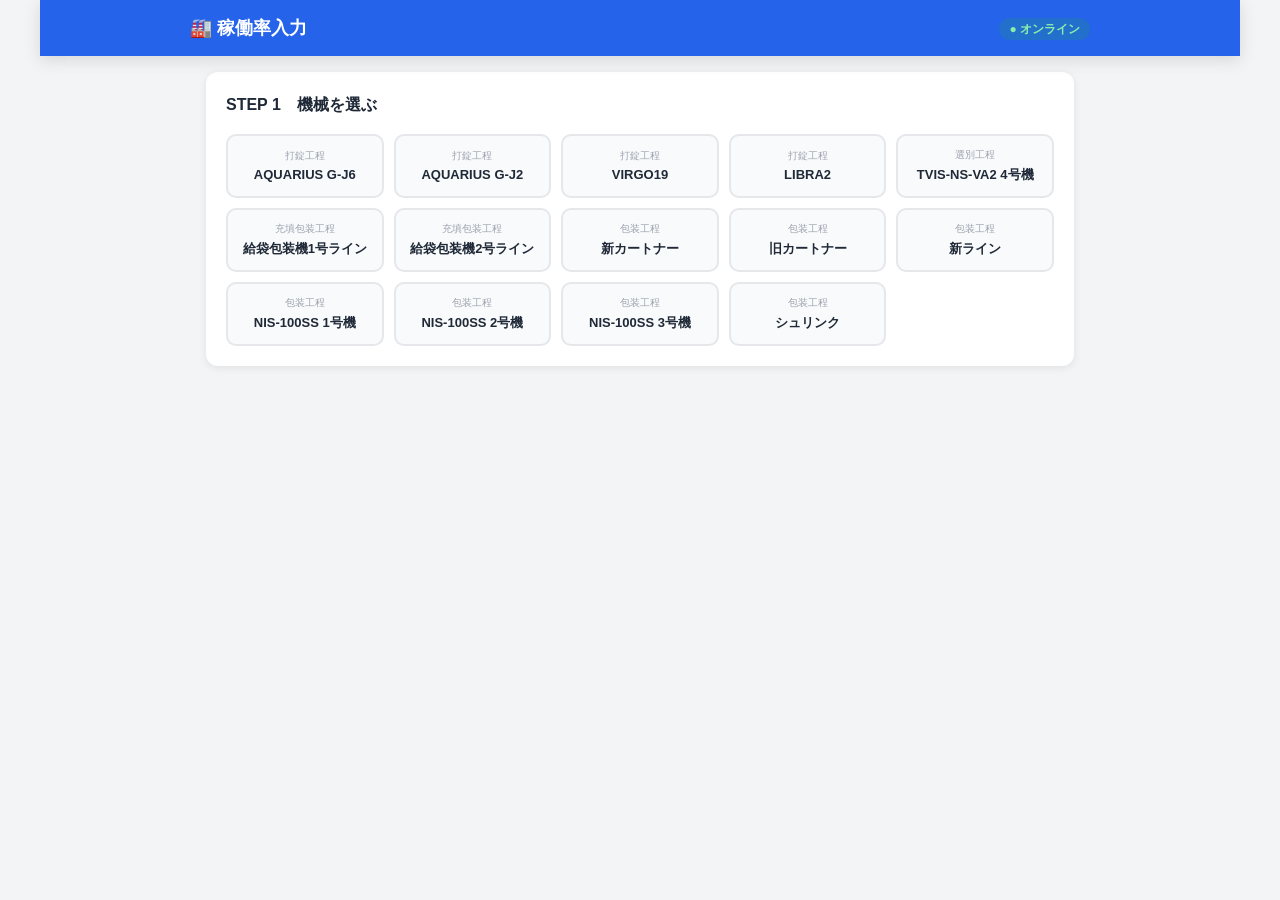
<file: project/index.html>
<!DOCTYPE html>
<html lang="ja">
<head>
  <meta charset="UTF-8">
  <meta name="viewport" content="width=device-width, initial-scale=1.0">
  <title>稼働率入力</title>
  <link rel="stylesheet" href="css/style.css">
</head>
<body>
  <div id="app">
    <header class="header">
      <div class="header-inner">
        <h1 class="header-title">🏭 稼働率入力</h1>
        <div class="header-status">
          <span id="online-status" class="status-badge online">● オンライン</span>
        </div>
      </div>
    </header>

    <main class="main">
      <!-- STEP1: 機械選択 -->
      <section class="card" id="step1">
        <h2 class="card-title">STEP 1　機械を選ぶ</h2>
        <div class="machine-grid" id="machine-grid"></div>
      </section>

      <!-- STEP2: ロット選択 -->
      <section class="card hidden" id="step2">
        <h2 class="card-title">STEP 2　ロットを選ぶ</h2>
        <div class="selected-machine" id="selected-machine-label"></div>
        <div class="lot-options">
          <button class="btn btn-primary" id="btn-new-lot">＋ 新規ロット作成</button>
          <div id="active-lots"></div>
        </div>
      </section>

      <!-- STEP3: 入力フォーム -->
      <section class="card hidden" id="step3">
        <h2 class="card-title">STEP 3　稼働データを入力</h2>
        <div class="selected-info" id="selected-info-label"></div>

        <form id="input-form">
          <input type="hidden" id="break-hidden" value="-1">

          <!-- 日付 -->
          <div class="form-group">
            <label class="form-label">日付</label>
            <input type="date" id="input-date" class="form-input" required>
          </div>

          <!-- 製品（新規ロットのみ） -->
          <div class="form-group hidden" id="product-group">
            <label class="form-label">製造品目</label>
            <select id="input-product" class="form-input">
              <option value="">選択してください</option>
            </select>
          </div>

          <!-- ロット番号（新規ロットのみ） -->
          <div class="form-group hidden" id="lot-number-group">
            <label class="form-label">ロット番号</label>
            <input type="text" id="input-lot-number" class="form-input" placeholder="例：LOT-001">
          </div>

          <!-- 開始・終了時間 -->
          <div class="form-row">
            <div class="form-group">
              <label class="form-label">開始時間</label>
              <input type="time" id="input-start" class="form-input" required>
            </div>
            <div class="form-group">
              <label class="form-label">終了時間</label>
              <input type="time" id="input-end" class="form-input" required>
            </div>
          </div>

          <!-- 休憩時間 -->
          <div class="form-group">
            <label class="form-label">休憩時間　<span class="required-badge">選択必須</span></label>
            <div class="break-box" id="break-box">
              <div class="break-row">
                <span class="break-fixed-label">昼休憩</span>
                <div class="break-toggle">
                  <button type="button" class="break-btn" id="break-lunch-yes" data-type="lunch" data-val="60">あり 1:00</button>
                  <button type="button" class="break-btn" id="break-lunch-no" data-type="lunch" data-val="0">なし</button>
                </div>
              </div>
              <div class="break-row">
                <span class="break-fixed-label">夕方休憩</span>
                <div class="break-toggle">
                  <button type="button" class="break-btn" id="break-evening-yes" data-type="evening" data-val="15">あり 0:15</button>
                  <button type="button" class="break-btn" id="break-evening-no" data-type="evening" data-val="0">なし</button>
                </div>
              </div>
              <div class="break-total">
                合計休憩時間：<strong id="break-total-display">-- 選択してください</strong>
              </div>
            </div>
          </div>

          <!-- トラブル停止時間 -->
          <div class="form-group">
            <label class="form-label">トラブル停止時間（分）</label>
            <input type="number" id="input-trouble" class="form-input" value="0" min="0" placeholder="0">
          </div>
                    <!-- 停止理由 -->
          <div class="form-group" id="trouble-reason-group">
            <label class="form-label">停止理由</label>
            <input type="text" id="input-trouble-reason" class="form-input" placeholder="例：刃欠け、詰まり、調整など">
          </div>


          <!-- 残業時間 -->
          <div class="form-group">
            <label class="form-label">残業時間（分）</label>
            <input type="number" id="input-overtime" class="form-input" value="0" min="0" placeholder="0">
          </div>

          <!-- 良品数 -->
          <div class="form-group">
            <label class="form-label">良品数</label>
            <input type="number" id="input-good" class="form-input" min="0" placeholder="0">
          </div>

          <!-- 備考 -->
          <div class="form-group">
            <label class="form-label">備考</label>
            <textarea id="input-note" class="form-input form-textarea" placeholder="トラブル内容・特記事項など"></textarea>
          </div>

          <!-- 稼働率プレビュー -->
          <div class="preview-box">
            <h3 class="preview-title">📊 入力プレビュー</h3>
            <div class="preview-grid">
              <div class="preview-item">
                <span class="preview-label">実稼働時間</span>
                <span class="preview-value" id="prev-working-time">--</span>
              </div>
              <div class="preview-item">
                <span class="preview-label">機械稼働率</span>
                <span class="preview-value" id="prev-machine-rate">--</span>
              </div>
            </div>
          </div>

          <!-- ロット完了チェック -->
          <div class="form-group">
            <label class="checkbox-label">
              <input type="checkbox" id="input-lot-complete">
              このロットを完了にする
            </label>
          </div>

          <!-- 送信ボタン -->
          <button type="submit" class="btn btn-success btn-large" id="btn-submit">
            入力を保存する
          </button>
        </form>
      </section>

           <!-- 完了メッセージ -->
      <section class="card hidden" id="step-complete">
        <div class="complete-box">
          <div class="complete-icon">✅</div>
          <h2 class="complete-title">今日もお疲れ様です！<br>入力完了しました 👍</h2>
          <button class="btn btn-primary" id="btn-continue-lot">＋ 同じ機械で別ロットを入力</button>
          <button class="btn btn-primary" id="btn-back">別の機械を選ぶ</button>
        </div>
      </section>

    </main>
  </div>

  <script src="js/data.js"></script>
  <script src="js/input.js"></script>
</body>
</html>
</file>
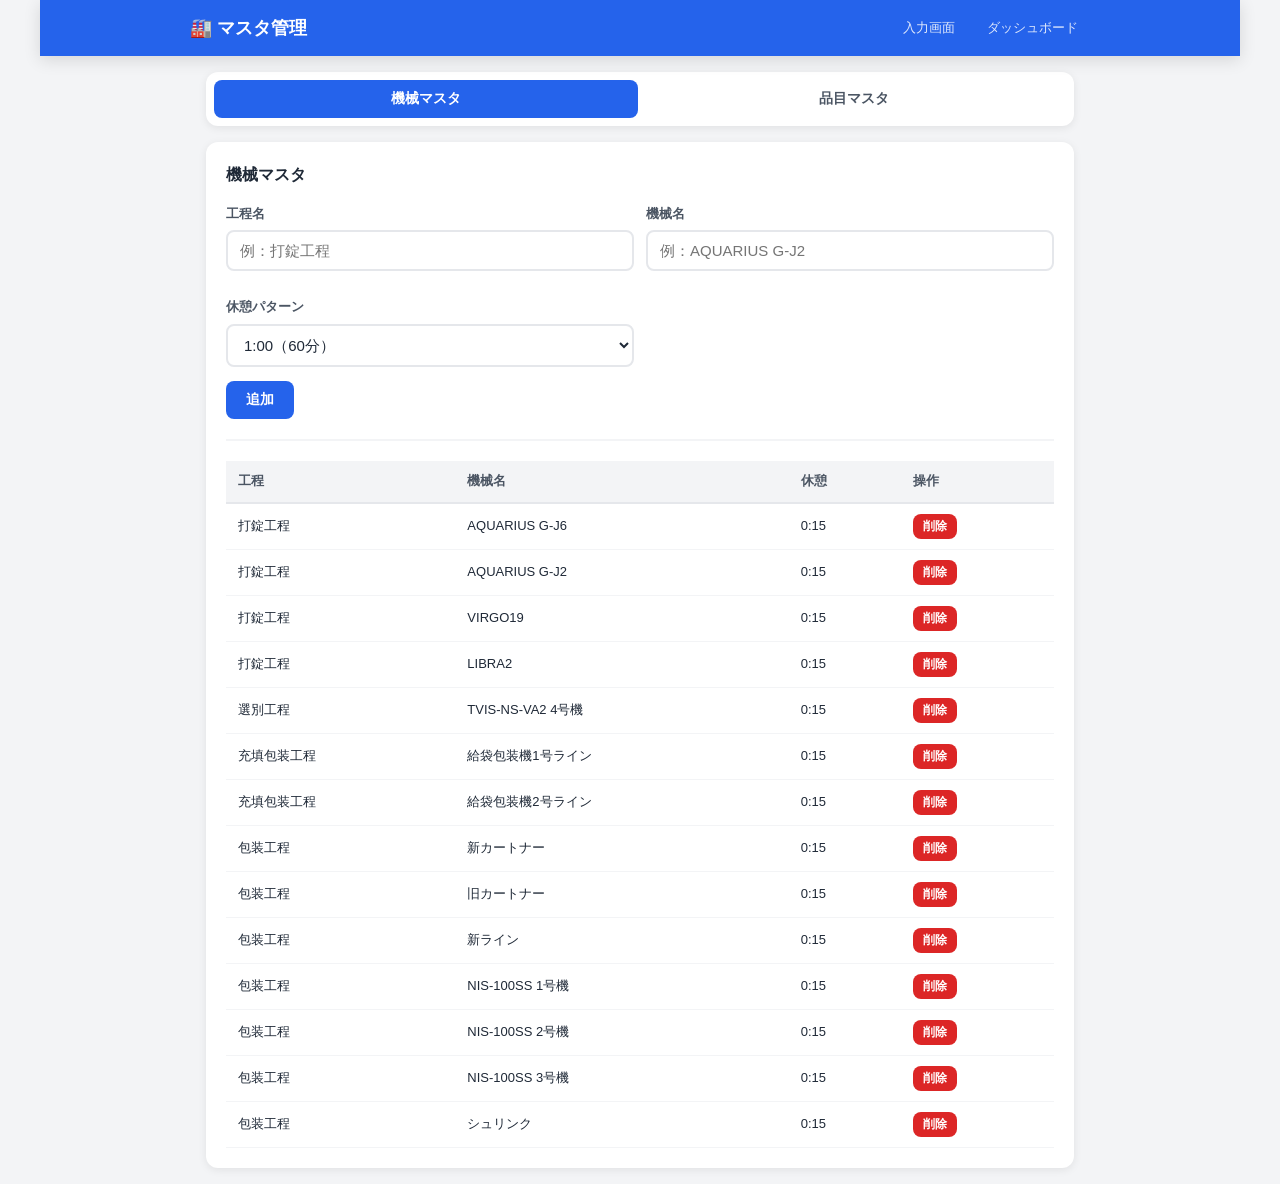
<file: project/master.html>
<!DOCTYPE html>
<html lang="ja">
<head>
  <meta charset="UTF-8">
  <meta name="viewport" content="width=device-width, initial-scale=1.0">
  <title>マスタ管理</title>
  <link rel="stylesheet" href="css/style.css">
</head>
<body>
  <div id="app">
    <header class="header">
      <div class="header-inner">
        <h1 class="header-title">🏭 マスタ管理</h1>
        <nav class="header-nav">
          <a href="index.html" class="nav-link">入力画面</a>
          <a href="dashboard.html" class="nav-link">ダッシュボード</a>
        </nav>
      </div>
    </header>

    <main class="main">
      <!-- タブ -->
      <div class="tab-bar">
        <button class="tab-btn active" data-tab="machines">機械マスタ</button>
        <button class="tab-btn" data-tab="products">品目マスタ</button>
      </div>

      <!-- 機械マスタ -->
      <section class="card" id="tab-machines">
        <h2 class="card-title">機械マスタ</h2>
        <form id="machine-form" class="master-form">
          <div class="form-row">
            <div class="form-group">
              <label class="form-label">工程名</label>
              <input type="text" id="m-process" class="form-input" placeholder="例：打錠工程">
            </div>
            <div class="form-group">
              <label class="form-label">機械名</label>
              <input type="text" id="m-name" class="form-input" placeholder="例：AQUARIUS G-J2">
            </div>
            <div class="form-group">
              <label class="form-label">休憩パターン</label>
              <select id="m-break" class="form-input">
                <option value="60">1:00（60分）</option>
                <option value="15">0:15（15分）</option>
              </select>
            </div>
          </div>
          <button type="submit" class="btn btn-primary">追加</button>
        </form>
        <div class="table-wrap">
          <table class="data-table">
            <thead>
              <tr><th>工程</th><th>機械名</th><th>休憩</th><th>操作</th></tr>
            </thead>
            <tbody id="machine-tbody"></tbody>
          </table>
        </div>
      </section>

      <!-- 品目マスタ -->
      <section class="card hidden" id="tab-products">
        <h2 class="card-title">品目マスタ</h2>
        <form id="product-form" class="master-form">
          <div class="form-row">
            <div class="form-group">
              <label class="form-label">品目名</label>
              <input type="text" id="p-name" class="form-input" placeholder="例：カンシャ">
            </div>
            <div class="form-group">
              <label class="form-label">ショット数</label>
              <input type="number" id="p-shot" class="form-input" placeholder="例：16800" min="0">
            </div>
          </div>
          <button type="submit" class="btn btn-primary">追加</button>
        </form>
        <div class="table-wrap">
          <table class="data-table">
            <thead>
              <tr><th>品目名</th><th>ショット数</th><th>操作</th></tr>
            </thead>
            <tbody id="product-tbody"></tbody>
          </table>
        </div>
      </section>
    </main>
  </div>

  <script src="js/data.js"></script>
  <script src="js/master.js"></script>
</body>
</html>
</file>
<file: project/css/style.css>
/* ===== リセット・ベース ===== */
*, *::before, *::after { box-sizing: border-box; margin: 0; padding: 0; }

:root {
  --primary: #2563eb;
  --primary-dark: #1d4ed8;
  --success: #16a34a;
  --warning: #d97706;
  --danger: #dc2626;
  --gray-50: #f9fafb;
  --gray-100: #f3f4f6;
  --gray-200: #e5e7eb;
  --gray-400: #9ca3af;
  --gray-600: #4b5563;
  --gray-800: #1f2937;
  --white: #ffffff;
  --radius: 12px;
  --shadow: 0 2px 8px rgba(0,0,0,0.08);
  --shadow-md: 0 4px 16px rgba(0,0,0,0.12);
}

body {
  font-family: -apple-system, BlinkMacSystemFont, 'Hiragino Sans', 'Meiryo', sans-serif;
  background: var(--gray-100);
  color: var(--gray-800);
  min-height: 100vh;
  font-size: 15px;
  line-height: 1.6;
}

/* ===== ヘッダー ===== */
.header {
  background: var(--primary);
  color: var(--white);
  padding: 0 16px;
  position: sticky;
  top: 0;
  z-index: 100;
  box-shadow: var(--shadow-md);
}

.header-inner {
  max-width: 900px;
  margin: 0 auto;
  display: flex;
  align-items: center;
  justify-content: space-between;
  height: 56px;
}

.header-title { font-size: 18px; font-weight: 700; }

.header-nav { display: flex; gap: 8px; }

.nav-link {
  color: rgba(255,255,255,0.85);
  text-decoration: none;
  padding: 6px 12px;
  border-radius: 6px;
  font-size: 13px;
  transition: background 0.2s;
}

.nav-link:hover { background: rgba(255,255,255,0.15); }

/* ===== ステータスバッジ ===== */
.status-badge {
  font-size: 12px;
  padding: 4px 10px;
  border-radius: 20px;
  font-weight: 600;
}

.status-badge.online { background: rgba(22,163,74,0.2); color: #86efac; }
.status-badge.offline { background: rgba(220,38,38,0.2); color: #fca5a5; }

/* ===== メイン ===== */
.main {
  max-width: 900px;
  margin: 0 auto;
  padding: 16px;
  display: flex;
  flex-direction: column;
  gap: 16px;
}

/* ===== カード ===== */
.card {
  background: var(--white);
  border-radius: var(--radius);
  padding: 20px;
  box-shadow: var(--shadow);
}

.card-title {
  font-size: 16px;
  font-weight: 700;
  margin-bottom: 16px;
  color: var(--gray-800);
}

.card-desc {
  font-size: 13px;
  color: var(--gray-600);
  margin-bottom: 12px;
}

.hidden { display: none !important; }

/* ===== 機械グリッド ===== */
.machine-grid {
  display: grid;
  grid-template-columns: repeat(auto-fill, minmax(140px, 1fr));
  gap: 10px;
}

.machine-btn {
  background: var(--gray-50);
  border: 2px solid var(--gray-200);
  border-radius: 10px;
  padding: 12px 8px;
  text-align: center;
  cursor: pointer;
  transition: all 0.2s;
  font-size: 13px;
  font-weight: 600;
  color: var(--gray-800);
}

.machine-btn:hover { border-color: var(--primary); background: #eff6ff; }
.machine-btn.selected { border-color: var(--primary); background: #eff6ff; color: var(--primary); }

.machine-btn .process-label {
  font-size: 10px;
  color: var(--gray-400);
  font-weight: 400;
  display: block;
  margin-bottom: 4px;
}

/* ===== フォーム ===== */
.form-group { display: flex; flex-direction: column; gap: 6px; margin-bottom: 14px; }

.form-label { font-size: 13px; font-weight: 600; color: var(--gray-600); }

.form-input {
  border: 2px solid var(--gray-200);
  border-radius: 8px;
  padding: 10px 12px;
  font-size: 15px;
  color: var(--gray-800);
  transition: border-color 0.2s;
  width: 100%;
  background: var(--white);
}

.form-input:focus { outline: none; border-color: var(--primary); }

.form-row { display: grid; grid-template-columns: 1fr 1fr; gap: 12px; }

.radio-group { display: flex; gap: 20px; padding: 10px 0; }

.radio-label {
  display: flex;
  align-items: center;
  gap: 8px;
  font-size: 14px;
  cursor: pointer;
}

.checkbox-label {
  display: flex;
  align-items: center;
  gap: 8px;
  font-size: 14px;
  cursor: pointer;
  padding: 8px 0;
}

/* ===== プレビューボックス ===== */
.preview-box {
  background: #eff6ff;
  border: 2px solid #bfdbfe;
  border-radius: 10px;
  padding: 16px;
  margin: 16px 0;
}

.preview-title { font-size: 14px; font-weight: 700; margin-bottom: 12px; color: var(--primary); }

.preview-grid {
  display: grid;
  grid-template-columns: 1fr 1fr;
  gap: 10px;
}

.preview-item {
  display: flex;
  flex-direction: column;
  gap: 2px;
}

.preview-label { font-size: 11px; color: var(--gray-600); }
.preview-value { font-size: 20px; font-weight: 700; color: var(--primary); }

/* ===== ボタン ===== */
.btn {
  border: none;
  border-radius: 8px;
  padding: 10px 20px;
  font-size: 14px;
  font-weight: 600;
  cursor: pointer;
  transition: all 0.2s;
  display: inline-flex;
  align-items: center;
  justify-content: center;
  gap: 6px;
}

.btn-primary { background: var(--primary); color: var(--white); }
.btn-primary:hover { background: var(--primary-dark); }

.btn-success { background: var(--success); color: var(--white); }
.btn-success:hover { background: #15803d; }

.btn-large { width: 100%; padding: 16px; font-size: 16px; margin-top: 8px; }

.btn-icon {
  background: var(--gray-100);
  color: var(--gray-800);
  padding: 8px 14px;
}

.btn-icon:hover { background: var(--gray-200); }

.btn-danger { background: var(--danger); color: var(--white); font-size: 12px; padding: 4px 10px; }

/* ===== 完了画面 ===== */
.complete-box {
  text-align: center;
  padding: 40px 20px;
}

.complete-icon { font-size: 64px; margin-bottom: 16px; }

.complete-title {
  font-size: 20px;
  font-weight: 700;
  color: var(--success);
  margin-bottom: 24px;
  line-height: 1.5;
}

/* ===== KPIグリッド ===== */
.kpi-grid {
  display: grid;
  grid-template-columns: repeat(2, 1fr);
  gap: 12px;
}

.kpi-card {
  background: var(--white);
  border-radius: var(--radius);
  padding: 16px;
  box-shadow: var(--shadow);
  border-left: 4px solid var(--gray-200);
}

.kpi-card.kpi-green { border-left-color: var(--success); }
.kpi-card.kpi-red { border-left-color: var(--danger); }

.kpi-label { font-size: 12px; color: var(--gray-600); margin-bottom: 4px; }
.kpi-value { font-size: 28px; font-weight: 700; color: var(--gray-800); }
.kpi-sub { font-size: 12px; color: var(--gray-400); margin-top: 2px; }

/* ===== 月選択 ===== */
.month-selector {
  display: flex;
  align-items: center;
  justify-content: center;
  gap: 20px;
}

.month-title { font-size: 20px; font-weight: 700; }

/* ===== プロセスマップ ===== */
.process-section { margin-bottom: 16px; }

.process-name {
  font-size: 13px;
  font-weight: 700;
  color: var(--gray-600);
  margin-bottom: 8px;
}

.process-machines { display: flex; flex-wrap: wrap; gap: 8px; }

.machine-chip {
  padding: 8px 14px;
  border-radius: 20px;
  font-size: 13px;
  font-weight: 600;
  display: flex;
  align-items: center;
  gap: 6px;
}

.chip-green { background: #dcfce7; color: #15803d; }
.chip-yellow { background: #fef9c3; color: #a16207; }
.chip-red { background: #fee2e2; color: #b91c1c; }
.chip-gray { background: var(--gray-100); color: var(--gray-400); }

/* ===== ランキング ===== */
.ranking-list { display: flex; flex-direction: column; gap: 8px; }

.ranking-item {
  display: flex;
  align-items: center;
  gap: 12px;
  padding: 10px 14px;
  border-radius: 8px;
  background: var(--gray-50);
}

.rank-num {
  font-size: 18px;
  font-weight: 700;
  color: var(--gray-400);
  width: 28px;
  text-align: center;
}

.rank-num.gold { color: #f59e0b; }
.rank-num.silver { color: #9ca3af; }
.rank-num.bronze { color: #b45309; }

.rank-name { flex: 1; font-size: 14px; font-weight: 600; }
.rank-sub { font-size: 11px; color: var(--gray-400); }

.rank-bar-wrap { flex: 2; }

.rank-bar-bg {
  background: var(--gray-200);
  border-radius: 4px;
  height: 8px;
  overflow: hidden;
}

.rank-bar { height: 100%; border-radius: 4px; transition: width 0.5s; }
.bar-green { background: var(--success); }
.bar-yellow { background: var(--warning); }
.bar-red { background: var(--danger); }

.rank-value { font-size: 15px; font-weight: 700; width: 60px; text-align: right; }

/* ===== 凡例 ===== */
.legend {
  display: flex;
  flex-wrap: wrap;
  gap: 12px;
  margin-top: 12px;
  font-size: 12px;
}

/* ===== テーブル ===== */
.table-wrap { overflow-x: auto; }

.data-table {
  width: 100%;
  border-collapse: collapse;
  font-size: 13px;
}

.data-table th {
  background: var(--gray-100);
  padding: 10px 12px;
  text-align: left;
  font-weight: 700;
  color: var(--gray-600);
  border-bottom: 2px solid var(--gray-200);
  white-space: nowrap;
}

.data-table td {
  padding: 10px 12px;
  border-bottom: 1px solid var(--gray-100);
}

.data-table tr:hover td { background: var(--gray-50); }

.badge {
  display: inline-block;
  padding: 3px 10px;
  border-radius: 12px;
  font-size: 11px;
  font-weight: 700;
}

.badge-green { background: #dcfce7; color: #15803d; }
.badge-yellow { background: #fef9c3; color: #a16207; }
.badge-red { background: #fee2e2; color: #b91c1c; }
.badge-gray { background: var(--gray-100); color: var(--gray-400); }

/* ===== グラフ ===== */
.chart-wrap { position: relative; height: 280px; }

/* ===== タブ ===== */
.tab-bar {
  display: flex;
  gap: 4px;
  background: var(--white);
  padding: 8px;
  border-radius: var(--radius);
  box-shadow: var(--shadow);
}

.tab-btn {
  flex: 1;
  padding: 10px;
  border: none;
  border-radius: 8px;
  background: transparent;
  font-size: 14px;
  font-weight: 600;
  cursor: pointer;
  color: var(--gray-600);
  transition: all 0.2s;
}

.tab-btn.active { background: var(--primary); color: var(--white); }

/* ===== マスタフォーム ===== */
.master-form { margin-bottom: 20px; padding-bottom: 20px; border-bottom: 2px solid var(--gray-100); }

/* ===== ロット関連 ===== */
.lot-options { display: flex; flex-direction: column; gap: 10px; }

.lot-card {
  border: 2px solid var(--gray-200);
  border-radius: 10px;
  padding: 14px;
  cursor: pointer;
  transition: all 0.2s;
}

.lot-card:hover { border-color: var(--primary); background: #eff6ff; }
.lot-card.selected { border-color: var(--primary); background: #eff6ff; }

.lot-card-title { font-size: 14px; font-weight: 700; }
.lot-card-sub { font-size: 12px; color: var(--gray-400); margin-top: 2px; }

.selected-machine {
  background: #eff6ff;
  border-radius: 8px;
  padding: 10px 14px;
  font-size: 14px;
  font-weight: 600;
  color: var(--primary);
  margin-bottom: 14px;
}

.selected-info {
  background: #eff6ff;
  border-radius: 8px;
  padding: 10px 14px;
  font-size: 13px;
  color: var(--primary);
  margin-bottom: 14px;
}

/* ===== レスポンシブ ===== */
@media (max-width: 600px) {
  .header-title { font-size: 15px; }
  .kpi-grid { grid-template-columns: 1fr 1fr; }
  .form-row { grid-template-columns: 1fr; }
  .preview-grid { grid-template-columns: 1fr 1fr; }
  .machine-grid { grid-template-columns: repeat(2, 1fr); }
  .kpi-value { font-size: 22px; }
}
/* 休憩時間表示ボックス */
.break-display-box {
  background: var(--gray-100);
  border: 2px solid var(--gray-200);
  border-radius: 8px;
  padding: 10px 12px;
  font-size: 15px;
  color: var(--gray-600);
  font-weight: 600;
}
.summary-grid {
  display: grid;
  grid-template-columns: repeat(2, 1fr);
  gap: 10px;
}
/* 休憩ボックス */
.break-box {
  background: var(--gray-50);
  border: 2px solid var(--gray-200);
  border-radius: 10px;
  padding: 14px;
  display: flex;
  flex-direction: column;
  gap: 10px;
}

.break-fixed {
  display: flex;
  align-items: center;
  justify-content: space-between;
}

.break-fixed-label {
  font-size: 13px;
  font-weight: 600;
  color: var(--gray-600);
}

.break-fixed-value {
  font-size: 13px;
  color: var(--gray-400);
  background: var(--gray-200);
  padding: 4px 10px;
  border-radius: 6px;
}

.break-evening {
  display: flex;
  align-items: center;
  justify-content: space-between;
}

.break-toggle {
  display: flex;
  gap: 6px;
}

.break-btn {
  border: 2px solid var(--gray-200);
  border-radius: 8px;
  padding: 6px 16px;
  font-size: 13px;
  font-weight: 600;
  cursor: pointer;
  background: var(--white);
  color: var(--gray-600);
  transition: all 0.2s;
}

.break-btn.active {
  border-color: var(--primary);
  background: #eff6ff;
  color: var(--primary);
}

.break-total {
  font-size: 13px;
  color: var(--gray-600);
  text-align: right;
}

.break-total strong {
  color: var(--gray-800);
  font-size: 15px;
}
/* テキストエリア */
.form-textarea {
  resize: vertical;
  min-height: 80px;
  font-family: inherit;
  line-height: 1.6;
}/* ==========================
   PC画面用レイアウト（768px以上）
   ========================== */
@media (min-width: 768px) {

  body {
    max-width: 1200px;
    margin: 0 auto;
  }

  .container {
    padding: 24px 32px;
  }

  /* KPIカードを横並びに */
  .kpi-grid {
    display: grid;
    grid-template-columns: repeat(4, 1fr);
    gap: 16px;
  }

  /* 月別サマリーを4列に */
  .summary-grid {
    grid-template-columns: repeat(4, 1fr);
    gap: 16px;
  }

  /* 工程別マップと機械チップ */
  .process-section {
    margin-bottom: 24px;
  }

  .machine-chips {
    display: flex;
    flex-wrap: wrap;
    gap: 12px;
  }

  .machine-chip {
    min-width: 140px;
  }

  /* ランキングを2列に */
  .ranking-container {
    display: grid;
    grid-template-columns: repeat(2, 1fr);
    gap: 24px;
  }

  /* ヘッダーを大きく余裕を持たせる */
  header {
    padding: 20px 32px;
  }

  header h1 {
    font-size: 24px;
  }

  /* 月切替ボタンのレイアウト */
  .month-nav {
    display: flex;
    align-items: center;
    justify-content: center;
    gap: 24px;
  }

}

/* ==========================
   大画面（1200px以上）
   ========================== */
@media (min-width: 1200px) {

  .kpi-grid {
    grid-template-columns: repeat(4, 1fr);
  }

  .summary-grid {
    grid-template-columns: repeat(4, 1fr);
  }

}
.view-toggle {
  display: flex;
  gap: 8px;
  margin: 16px 0;
}

.toggle-btn {
  flex: 1;
  padding: 10px;
  border: 1px solid #d1d5db;
  background: #fff;
  border-radius: 8px;
  font-weight: bold;
  cursor: pointer;
}

.toggle-btn.active {
  background: #3b82f6;
  color: #fff;
  border-color: #3b82f6;
}

.table-scroll {
  overflow-x: auto;
}

.yearly-table {
  width: 100%;
  border-collapse: collapse;
  min-width: 800px;
}

.yearly-table th, .yearly-table td {
  padding: 8px 10px;
  text-align: center;
  border-bottom: 1px solid #e5e7eb;
  white-space: nowrap;
}

.yearly-table th {
  background: #f8fafc;
  font-size: 13px;
}

.yearly-table td:first-child, .yearly-table th:first-child {
  text-align: left;
  position: sticky;
  left: 0;
  background: #fff;
  z-index: 1;
}

.cell-good { background: #dcfce7; color: #166534; }
.cell-warn { background: #fef9c3; color: #854d0e; }
.cell-bad { background: #fee2e2; color: #991b1b; }

.year-avg {
  font-weight: bold;
  background: #f1f5f9;
}
</file>
